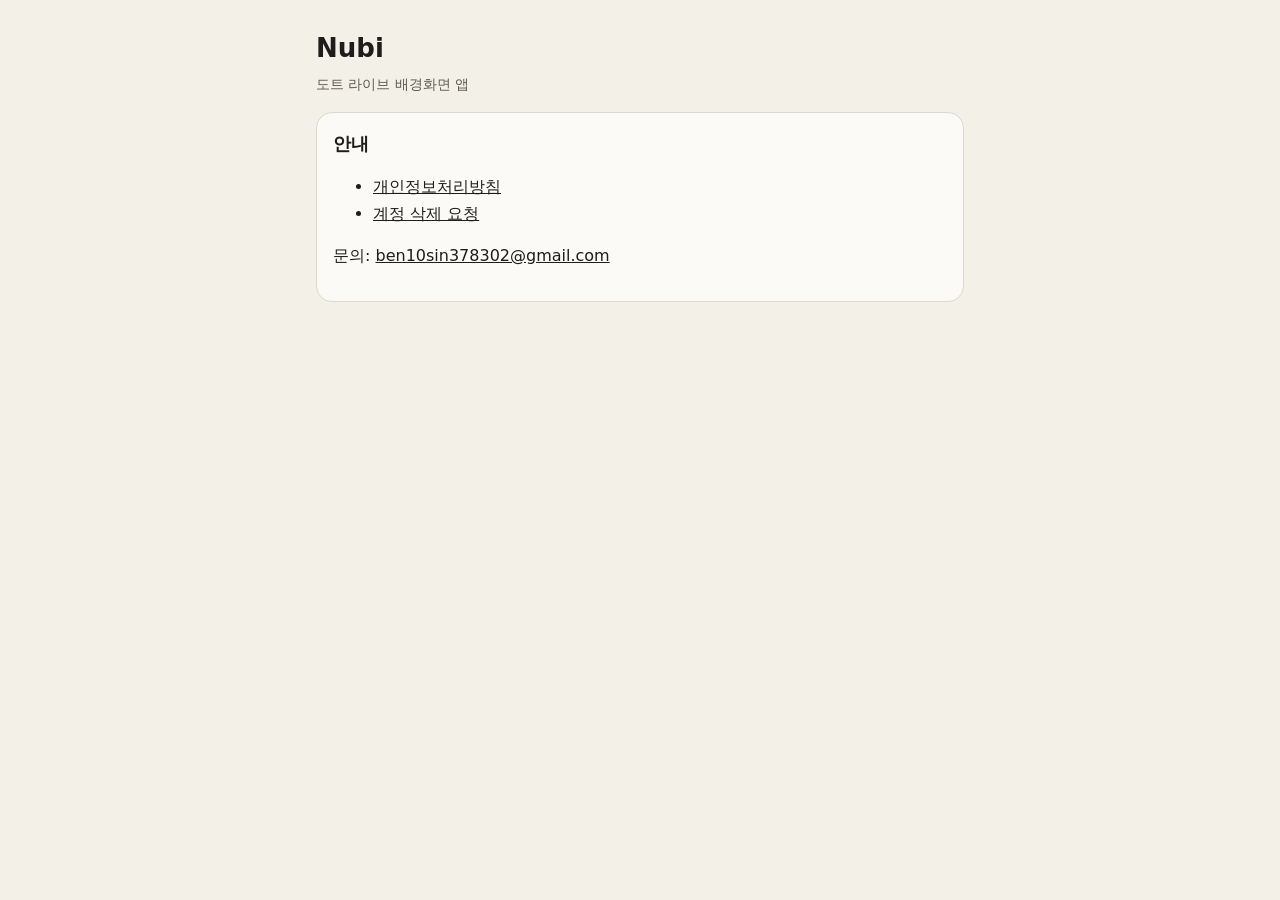
<file: index.html>
<!doctype html>
<html lang="ko">
<head>
<meta charset="utf-8">
<meta name="viewport" content="width=device-width, initial-scale=1">
<title>Nubi</title>
<link rel="stylesheet" href="_style.css">
</head>
<body>
<main>
  <h1>Nubi</h1>
  <p class="meta">도트 라이브 배경화면 앱</p>
  <section>
    <h2>안내</h2>
    <ul>
      <li><a href="privacy/">개인정보처리방침</a></li>
      <li><a href="account-deletion/">계정 삭제 요청</a></li>
    </ul>
    <p>문의: <a href="mailto:ben10sin378302@gmail.com">ben10sin378302@gmail.com</a></p>
  </section>
</main>
</body>
</html>
</file>
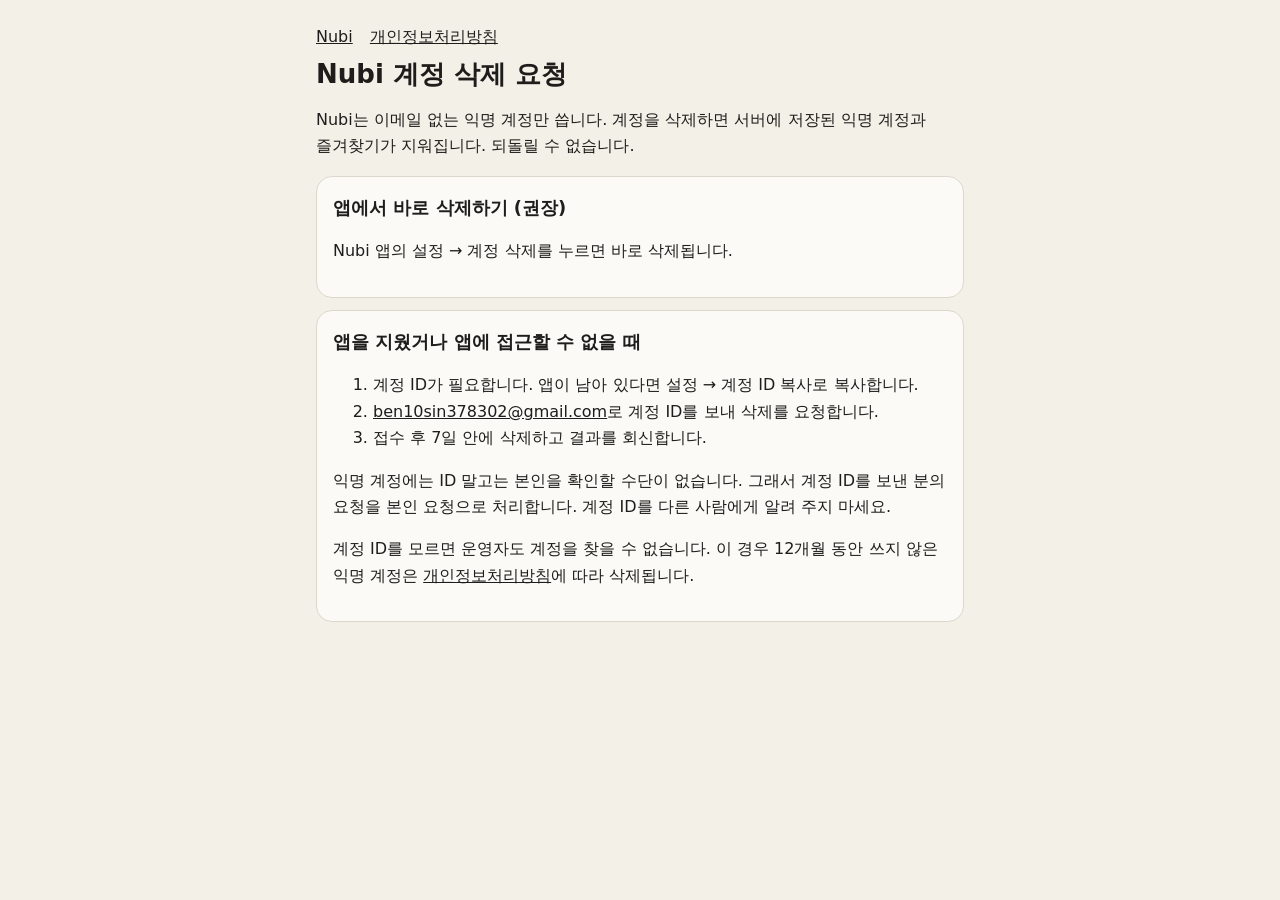
<file: account-deletion/index.html>
<!doctype html>
<html lang="ko">
<head>
<meta charset="utf-8">
<meta name="viewport" content="width=device-width, initial-scale=1">
<title>Nubi 계정 삭제 요청</title>
<!-- Google Play account-deletion link. The app uses anonymous accounts only, so this page signs nobody in and calls no
     server: it explains the in-app path and the support e-mail request. No scripts, no trackers.
     `npm run web:config` fills ben10sin378302@gmail.com and writes dist/web/ for hosting. -->
<link rel="stylesheet" href="../_style.css">
</head>
<body>
<main>
  <nav><a href="../">Nubi</a> <a href="../privacy/">개인정보처리방침</a></nav>
  <h1>Nubi 계정 삭제 요청</h1>
  <p>Nubi는 이메일 없는 익명 계정만 씁니다. 계정을 삭제하면 서버에 저장된 익명 계정과 즐겨찾기가 지워집니다. 되돌릴 수 없습니다.</p>

  <section>
    <h2>앱에서 바로 삭제하기 (권장)</h2>
    <p>Nubi 앱의 설정 → 계정 삭제를 누르면 바로 삭제됩니다.</p>
  </section>

  <section>
    <h2>앱을 지웠거나 앱에 접근할 수 없을 때</h2>
    <ol>
      <li>계정 ID가 필요합니다. 앱이 남아 있다면 설정 → 계정 ID 복사로 복사합니다.</li>
      <li><a href="mailto:ben10sin378302@gmail.com?subject=Nubi%20%EA%B3%84%EC%A0%95%20%EC%82%AD%EC%A0%9C%20%EC%9A%94%EC%B2%AD">ben10sin378302@gmail.com</a>로 계정 ID를 보내 삭제를 요청합니다.</li>
      <li>접수 후 7일 안에 삭제하고 결과를 회신합니다.</li>
    </ol>
    <p>익명 계정에는 ID 말고는 본인을 확인할 수단이 없습니다. 그래서 계정 ID를 보낸 분의 요청을 본인 요청으로 처리합니다. 계정 ID를 다른 사람에게 알려 주지 마세요.</p>
    <p>계정 ID를 모르면 운영자도 계정을 찾을 수 없습니다. 이 경우 12개월 동안 쓰지 않은 익명 계정은 <a href="../privacy/">개인정보처리방침</a>에 따라 삭제됩니다.</p>
  </section>
</main>
</body>
</html>
</file>
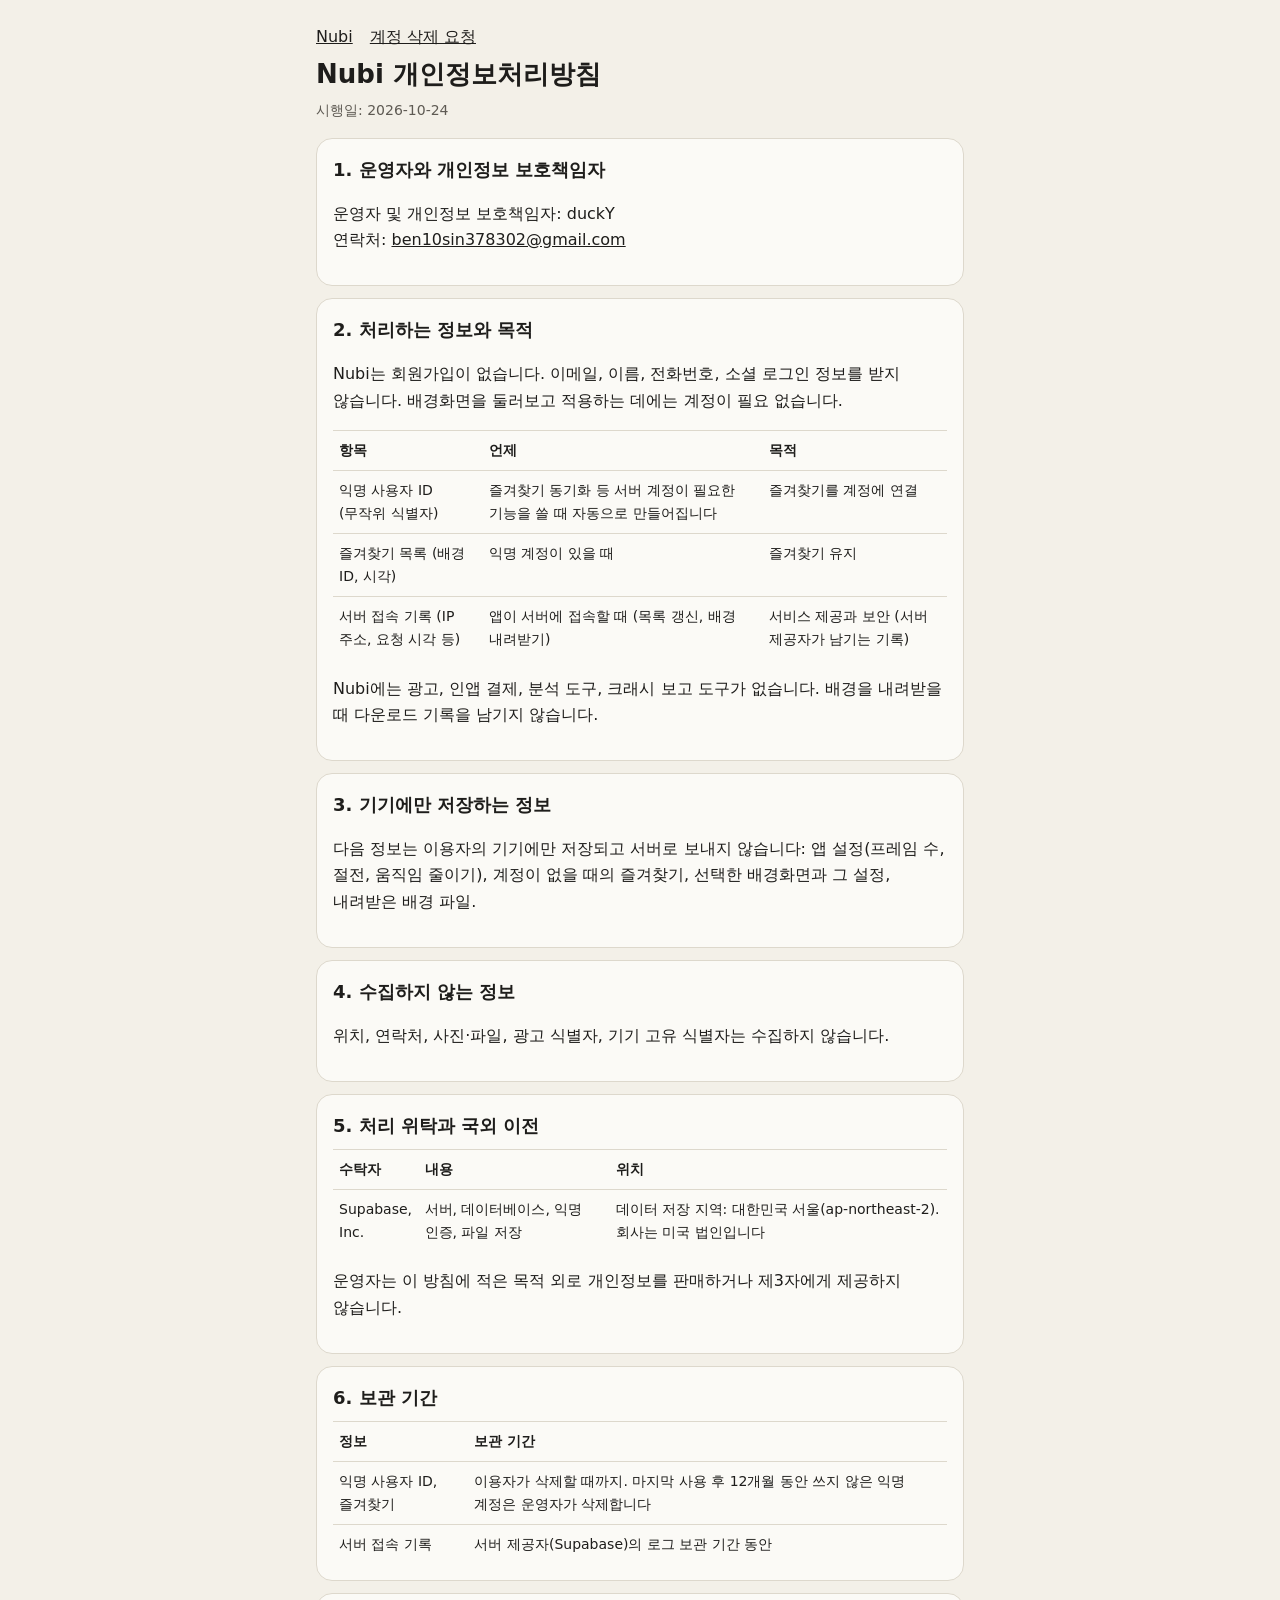
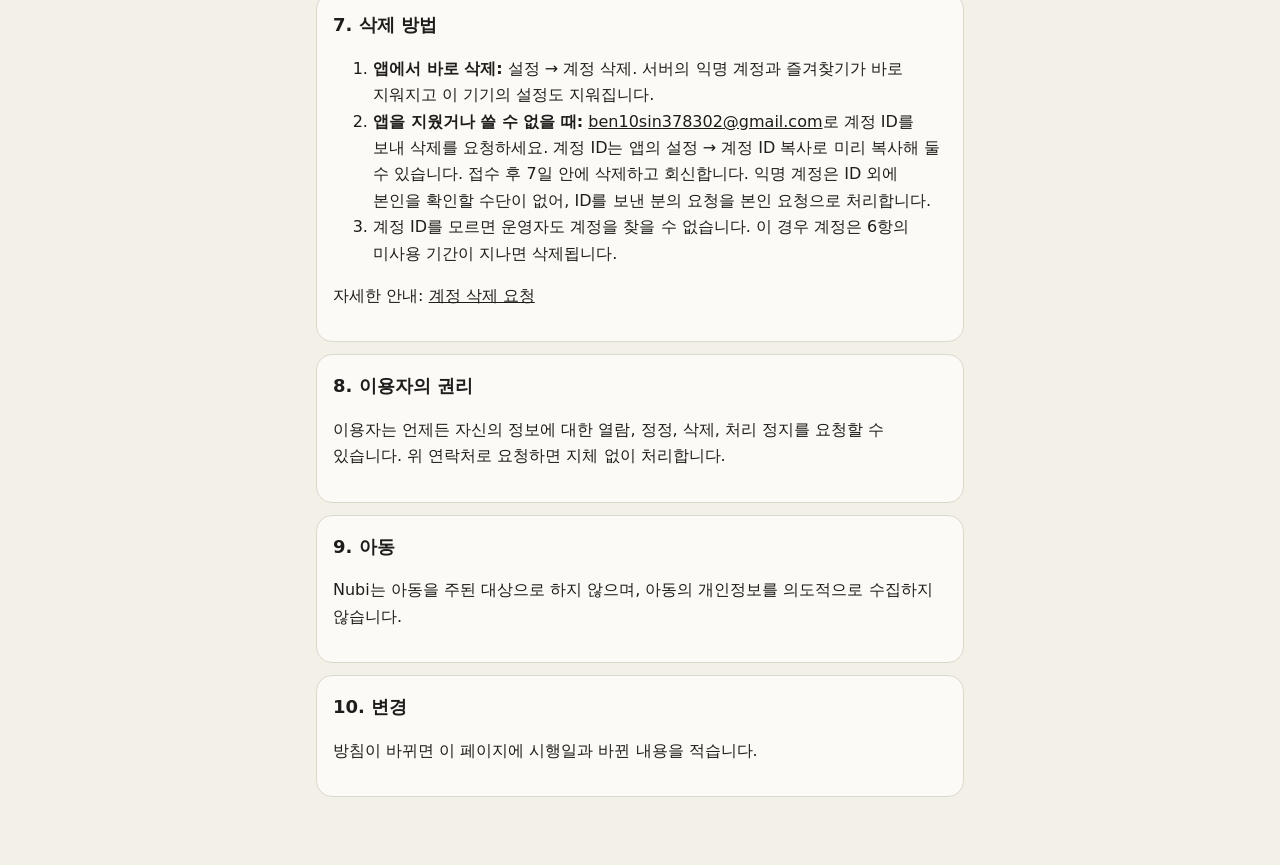
<file: privacy/index.html>
<!doctype html>
<html lang="ko">
<head>
<meta charset="utf-8">
<meta name="viewport" content="width=device-width, initial-scale=1">
<title>Nubi 개인정보처리방침</title>
<!-- Source: docs/PRIVACY_POLICY_DRAFT.md. `npm run web:config` fills the placeholders and writes dist/web/ for hosting.
     Keep this page in step with the code: what the app sends to the server is listed in section 2. -->
<link rel="stylesheet" href="../_style.css">
</head>
<body>
<main>
  <nav><a href="../">Nubi</a> <a href="../account-deletion/">계정 삭제 요청</a></nav>
  <h1>Nubi 개인정보처리방침</h1>
  <p class="meta">시행일: 2026-10-24</p>

  <section>
    <h2>1. 운영자와 개인정보 보호책임자</h2>
    <p>운영자 및 개인정보 보호책임자: duckY<br>연락처: <a href="mailto:ben10sin378302@gmail.com">ben10sin378302@gmail.com</a></p>
  </section>

  <section>
    <h2>2. 처리하는 정보와 목적</h2>
    <p>Nubi는 회원가입이 없습니다. 이메일, 이름, 전화번호, 소셜 로그인 정보를 받지 않습니다. 배경화면을 둘러보고 적용하는 데에는 계정이 필요 없습니다.</p>
    <table>
      <tr><th>항목</th><th>언제</th><th>목적</th></tr>
      <tr><td>익명 사용자 ID (무작위 식별자)</td><td>즐겨찾기 동기화 등 서버 계정이 필요한 기능을 쓸 때 자동으로 만들어집니다</td><td>즐겨찾기를 계정에 연결</td></tr>
      <tr><td>즐겨찾기 목록 (배경 ID, 시각)</td><td>익명 계정이 있을 때</td><td>즐겨찾기 유지</td></tr>
      <tr><td>서버 접속 기록 (IP 주소, 요청 시각 등)</td><td>앱이 서버에 접속할 때 (목록 갱신, 배경 내려받기)</td><td>서비스 제공과 보안 (서버 제공자가 남기는 기록)</td></tr>
    </table>
    <p>Nubi에는 광고, 인앱 결제, 분석 도구, 크래시 보고 도구가 없습니다. 배경을 내려받을 때 다운로드 기록을 남기지 않습니다.</p>
  </section>

  <section>
    <h2>3. 기기에만 저장하는 정보</h2>
    <p>다음 정보는 이용자의 기기에만 저장되고 서버로 보내지 않습니다: 앱 설정(프레임 수, 절전, 움직임 줄이기), 계정이 없을 때의 즐겨찾기, 선택한 배경화면과 그 설정, 내려받은 배경 파일.</p>
  </section>

  <section>
    <h2>4. 수집하지 않는 정보</h2>
    <p>위치, 연락처, 사진·파일, 광고 식별자, 기기 고유 식별자는 수집하지 않습니다.</p>
  </section>

  <section>
    <h2>5. 처리 위탁과 국외 이전</h2>
    <table>
      <tr><th>수탁자</th><th>내용</th><th>위치</th></tr>
      <tr><td>Supabase, Inc.</td><td>서버, 데이터베이스, 익명 인증, 파일 저장</td><td>데이터 저장 지역: 대한민국 서울(ap-northeast-2). 회사는 미국 법인입니다</td></tr>
    </table>
    <p>운영자는 이 방침에 적은 목적 외로 개인정보를 판매하거나 제3자에게 제공하지 않습니다.</p>
  </section>

  <section>
    <h2>6. 보관 기간</h2>
    <table>
      <tr><th>정보</th><th>보관 기간</th></tr>
      <tr><td>익명 사용자 ID, 즐겨찾기</td><td>이용자가 삭제할 때까지. 마지막 사용 후 12개월 동안 쓰지 않은 익명 계정은 운영자가 삭제합니다</td></tr>
      <tr><td>서버 접속 기록</td><td>서버 제공자(Supabase)의 로그 보관 기간 동안</td></tr>
    </table>
  </section>

  <section>
    <h2>7. 삭제 방법</h2>
    <ol>
      <li><strong>앱에서 바로 삭제:</strong> 설정 → 계정 삭제. 서버의 익명 계정과 즐겨찾기가 바로 지워지고 이 기기의 설정도 지워집니다.</li>
      <li><strong>앱을 지웠거나 쓸 수 없을 때:</strong> <a href="mailto:ben10sin378302@gmail.com">ben10sin378302@gmail.com</a>로 계정 ID를 보내 삭제를 요청하세요. 계정 ID는 앱의 설정 → 계정 ID 복사로 미리 복사해 둘 수 있습니다. 접수 후 7일 안에 삭제하고 회신합니다. 익명 계정은 ID 외에 본인을 확인할 수단이 없어, ID를 보낸 분의 요청을 본인 요청으로 처리합니다.</li>
      <li>계정 ID를 모르면 운영자도 계정을 찾을 수 없습니다. 이 경우 계정은 6항의 미사용 기간이 지나면 삭제됩니다.</li>
    </ol>
    <p>자세한 안내: <a href="../account-deletion/">계정 삭제 요청</a></p>
  </section>

  <section>
    <h2>8. 이용자의 권리</h2>
    <p>이용자는 언제든 자신의 정보에 대한 열람, 정정, 삭제, 처리 정지를 요청할 수 있습니다. 위 연락처로 요청하면 지체 없이 처리합니다.</p>
  </section>

  <section>
    <h2>9. 아동</h2>
    <p>Nubi는 아동을 주된 대상으로 하지 않으며, 아동의 개인정보를 의도적으로 수집하지 않습니다.</p>
  </section>

  <section>
    <h2>10. 변경</h2>
    <p>방침이 바뀌면 이 페이지에 시행일과 바뀐 내용을 적습니다.</p>
  </section>
</main>
</body>
</html>
</file>
<file: _style.css>
:root { --bg:#F3F0E8; --surface:#FBFAF6; --line:#DDD8CC; --ink:#1E1D1B; --muted:#5E5A53; }
@media (prefers-color-scheme: dark) { :root { --bg:#151413; --surface:#1E1D1B; --line:#34322F; --ink:#EDEAE3; --muted:#A8A39A; } }
* { box-sizing:border-box; }
body { margin:0; background:var(--bg); color:var(--ink); font:16px/1.65 system-ui, -apple-system, "Apple SD Gothic Neo", "Noto Sans KR", sans-serif; word-break:keep-all; overflow-wrap:anywhere; }
main { max-width:680px; margin:0 auto; padding:24px 16px 56px; }
h1 { font-size:26px; line-height:1.25; margin:8px 0 8px; }
h2 { font-size:18px; margin:0 0 8px; }
p.meta { color:var(--muted); margin:0 0 16px; font-size:14px; }
section { background:var(--surface); border:1px solid var(--line); border-radius:16px; padding:16px; margin:12px 0; }
table { width:100%; border-collapse:collapse; font-size:14px; }
th, td { text-align:left; vertical-align:top; padding:8px 6px; border-top:1px solid var(--line); }
th { font-weight:600; }
a { color:inherit; }
nav a { margin-right:12px; }
</file>
